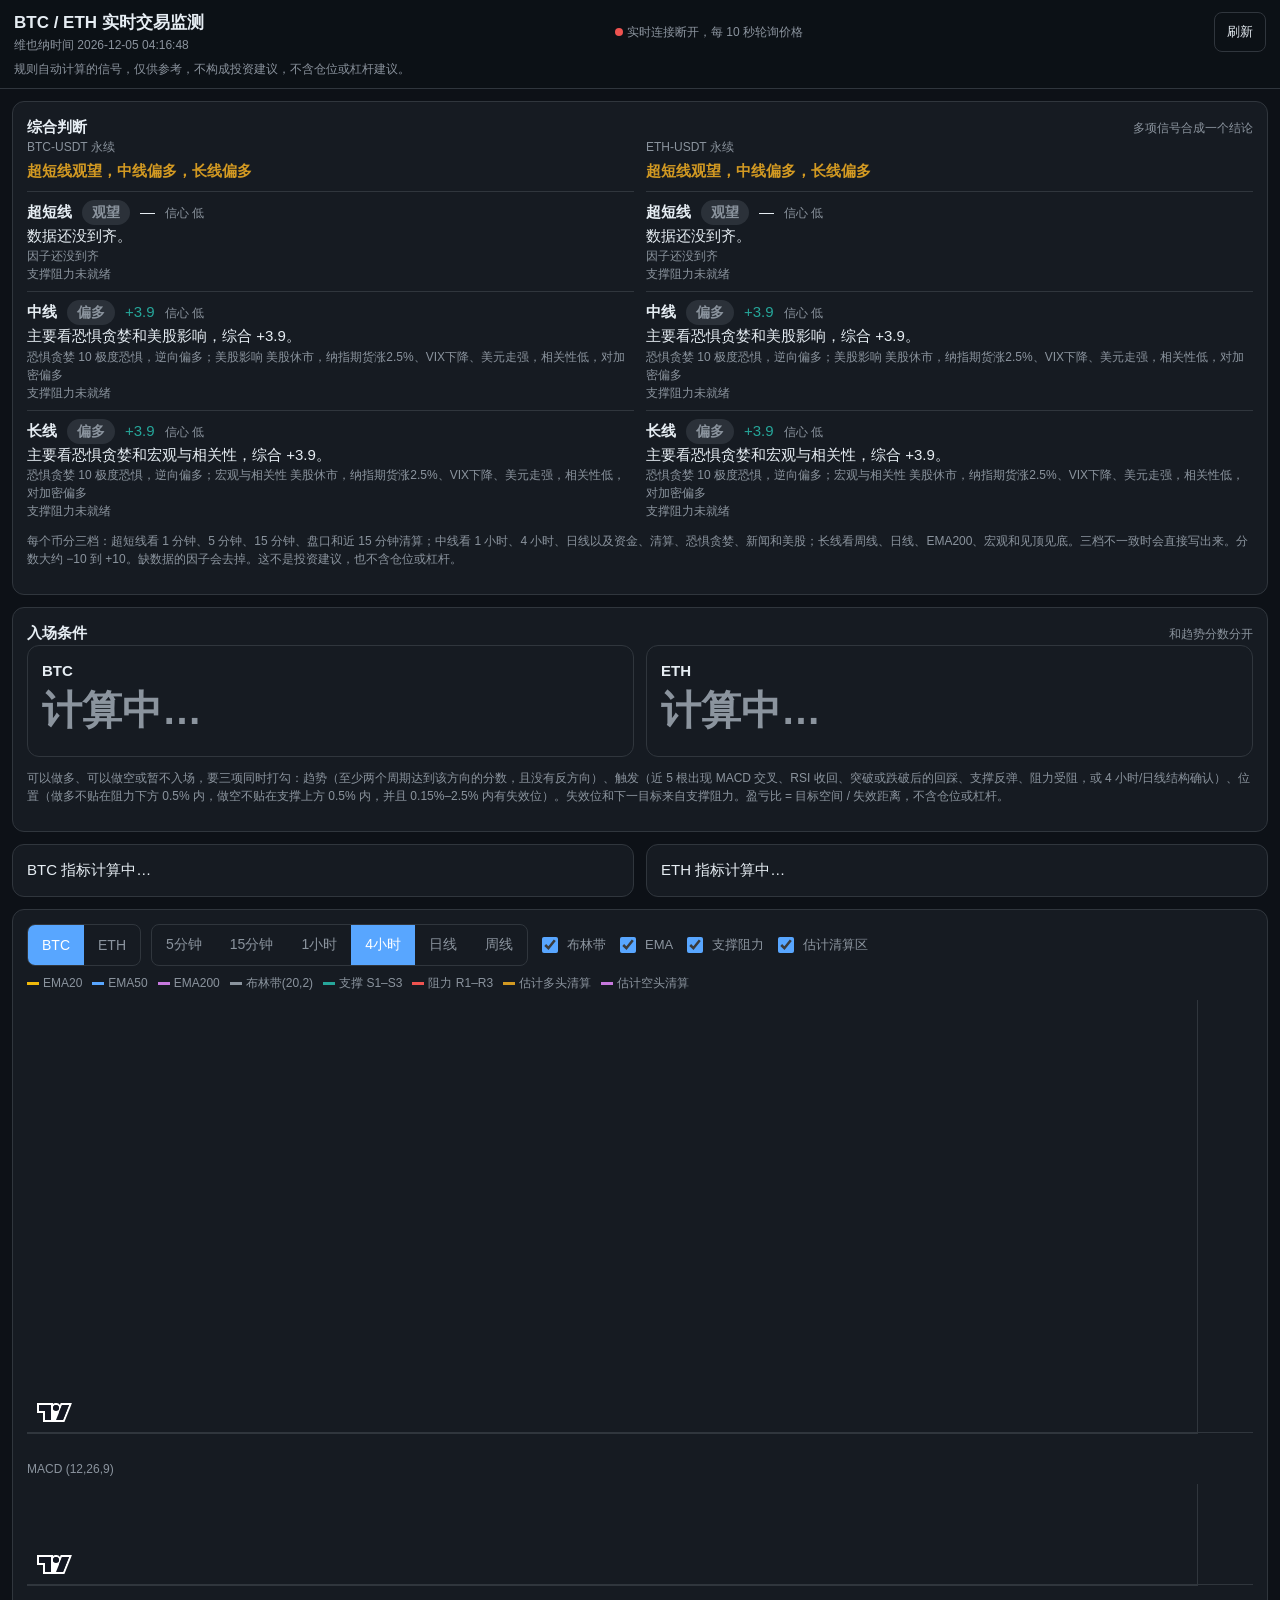
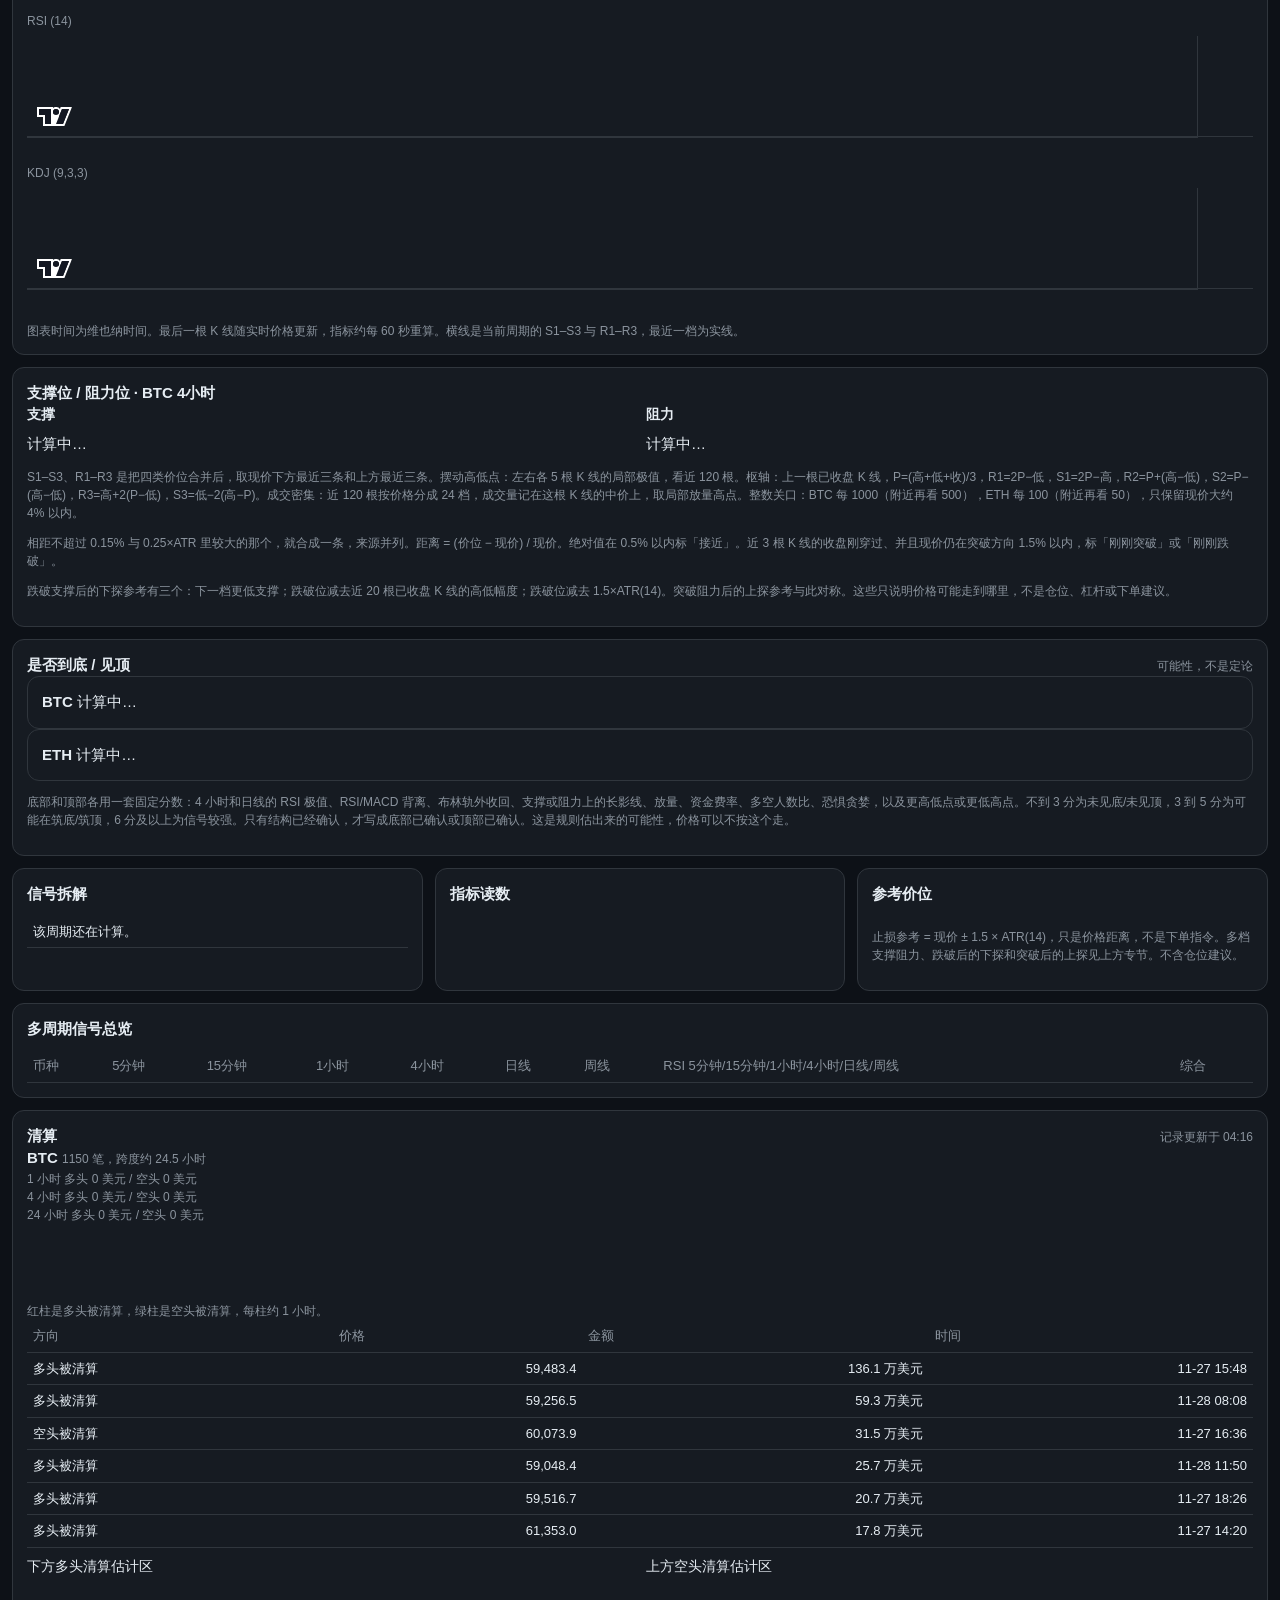
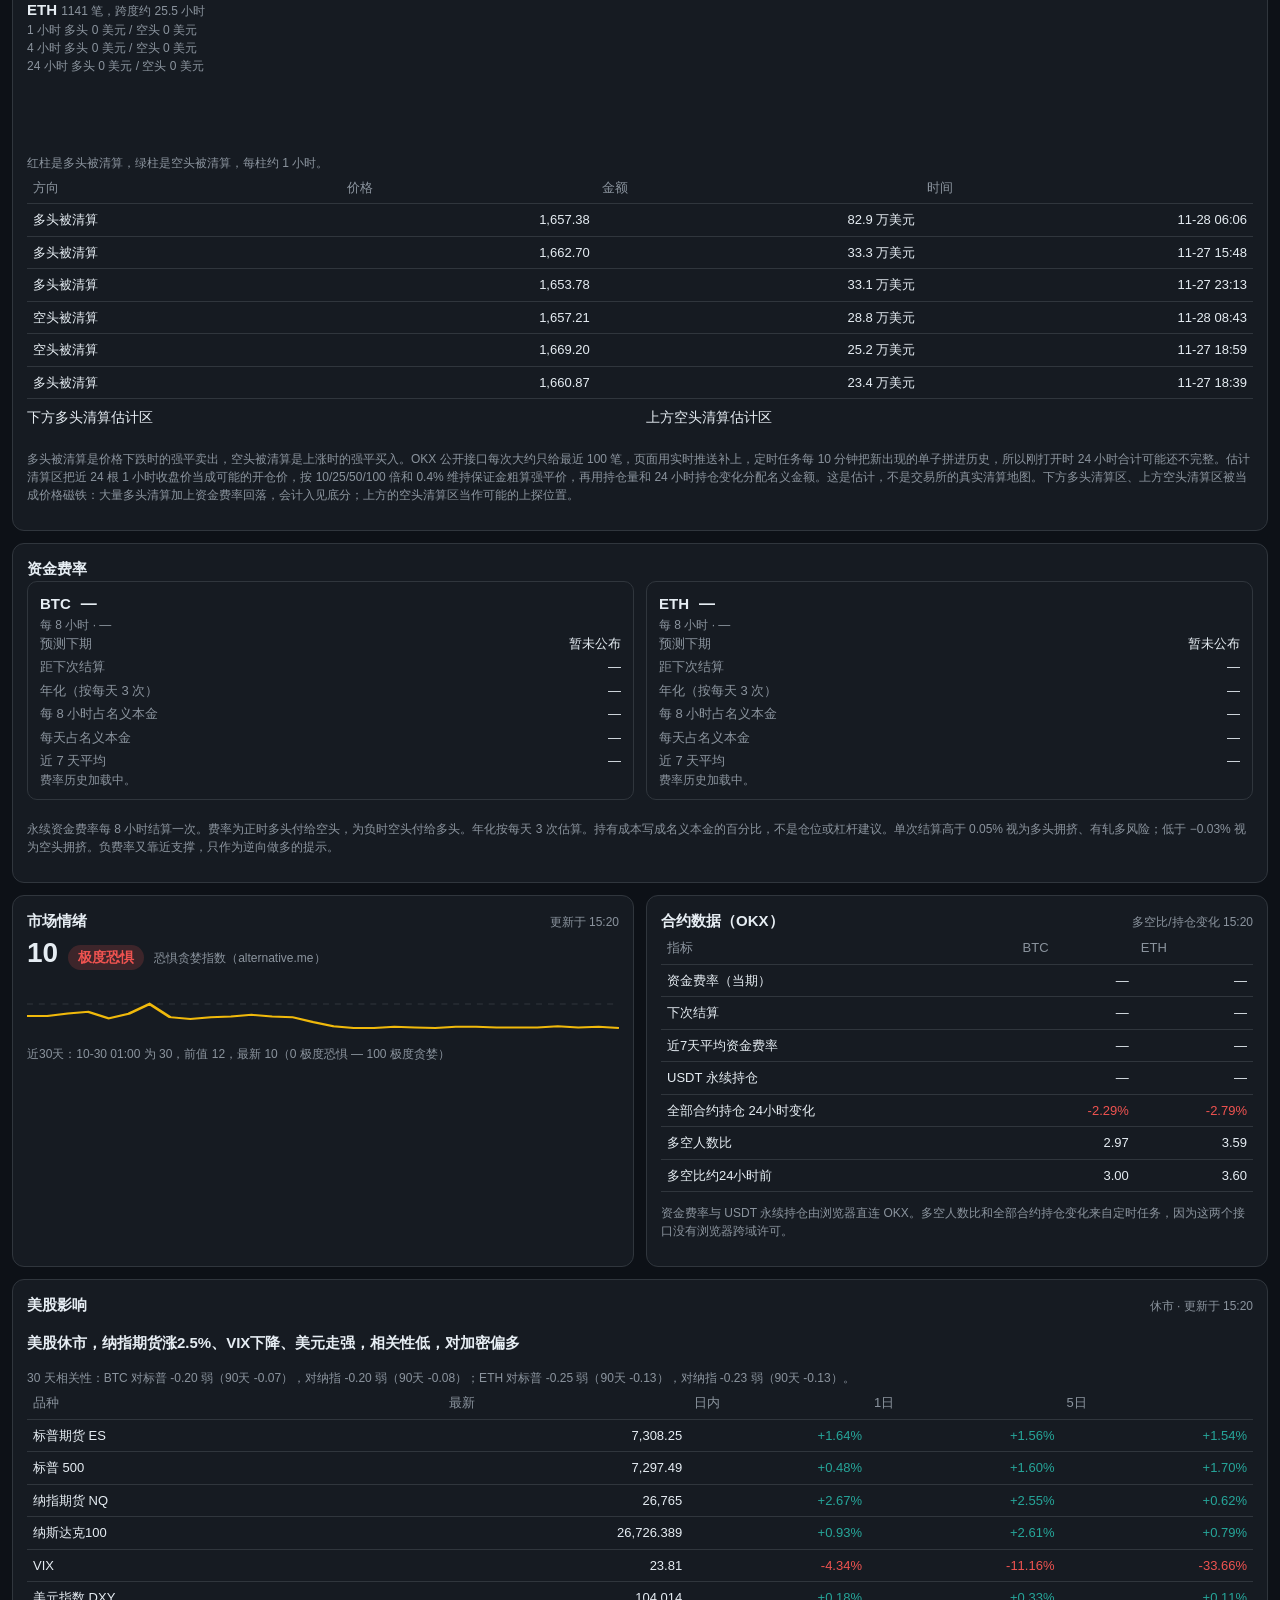
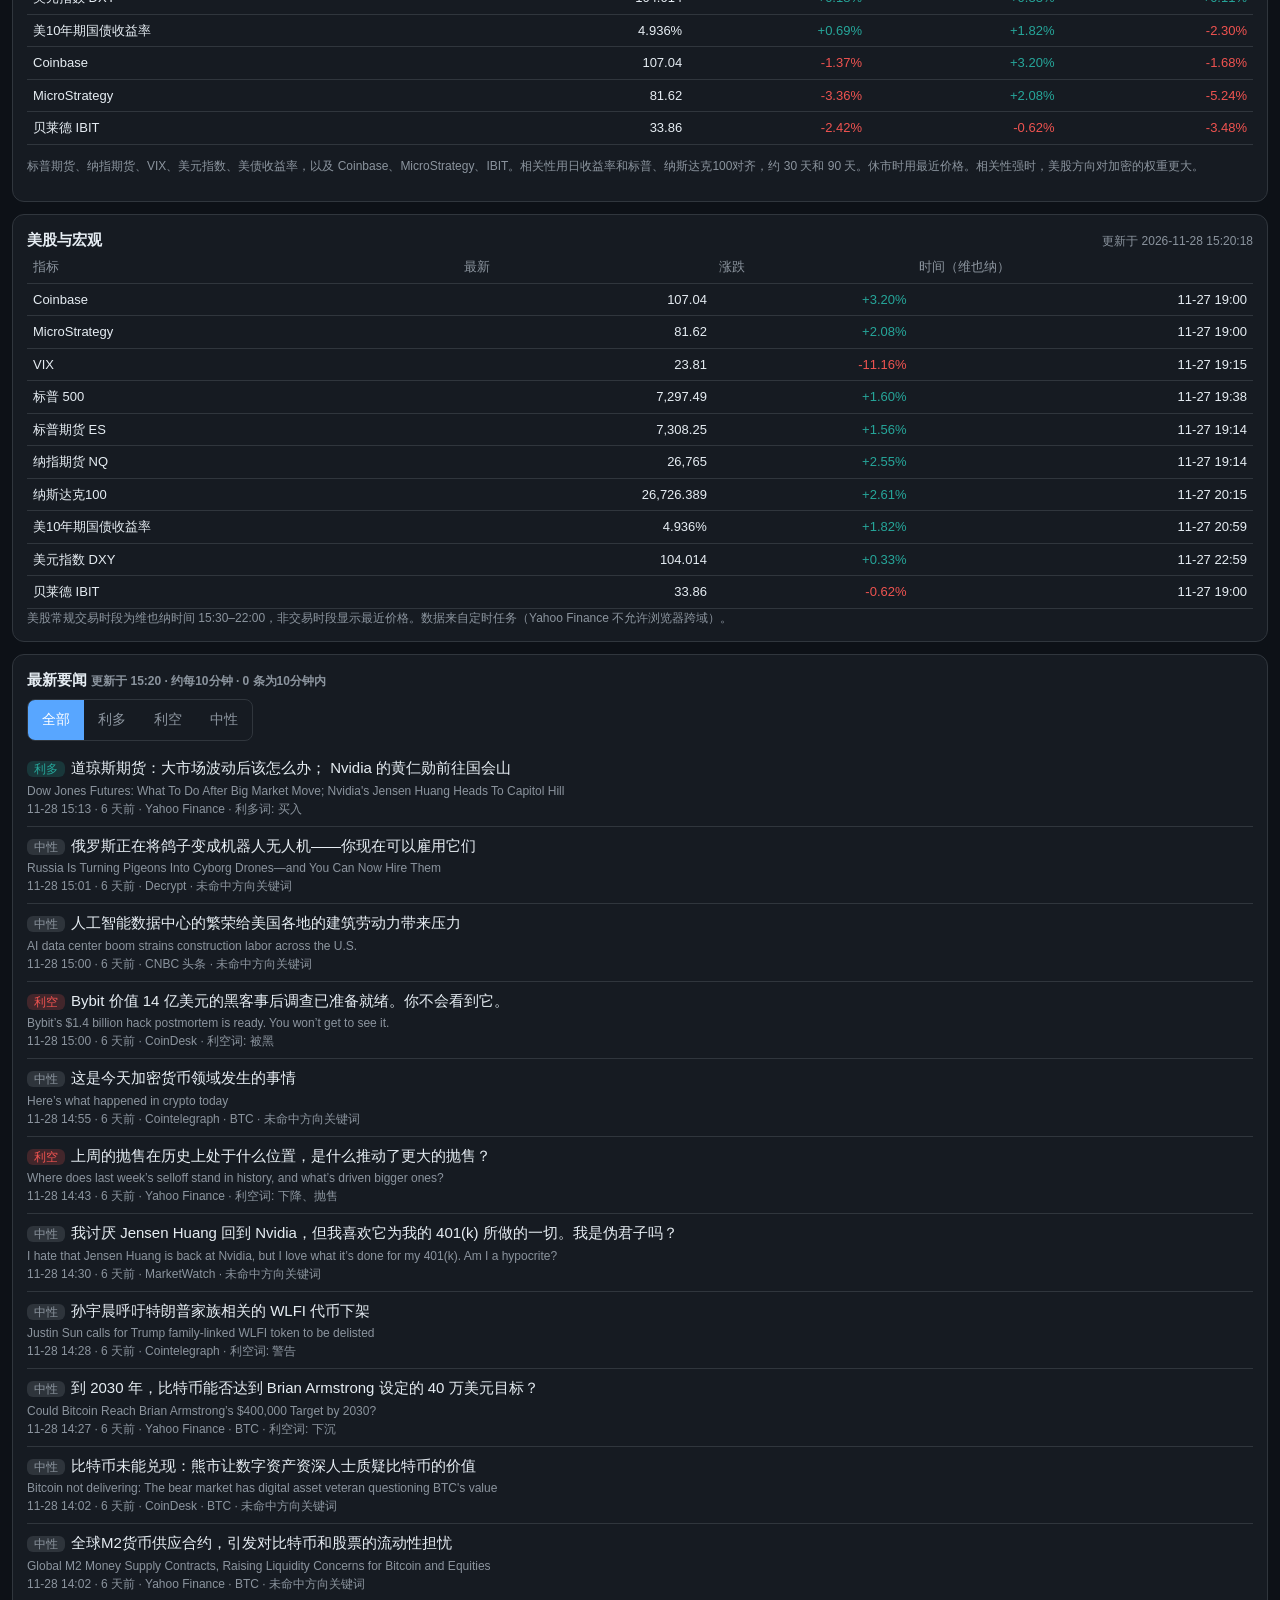
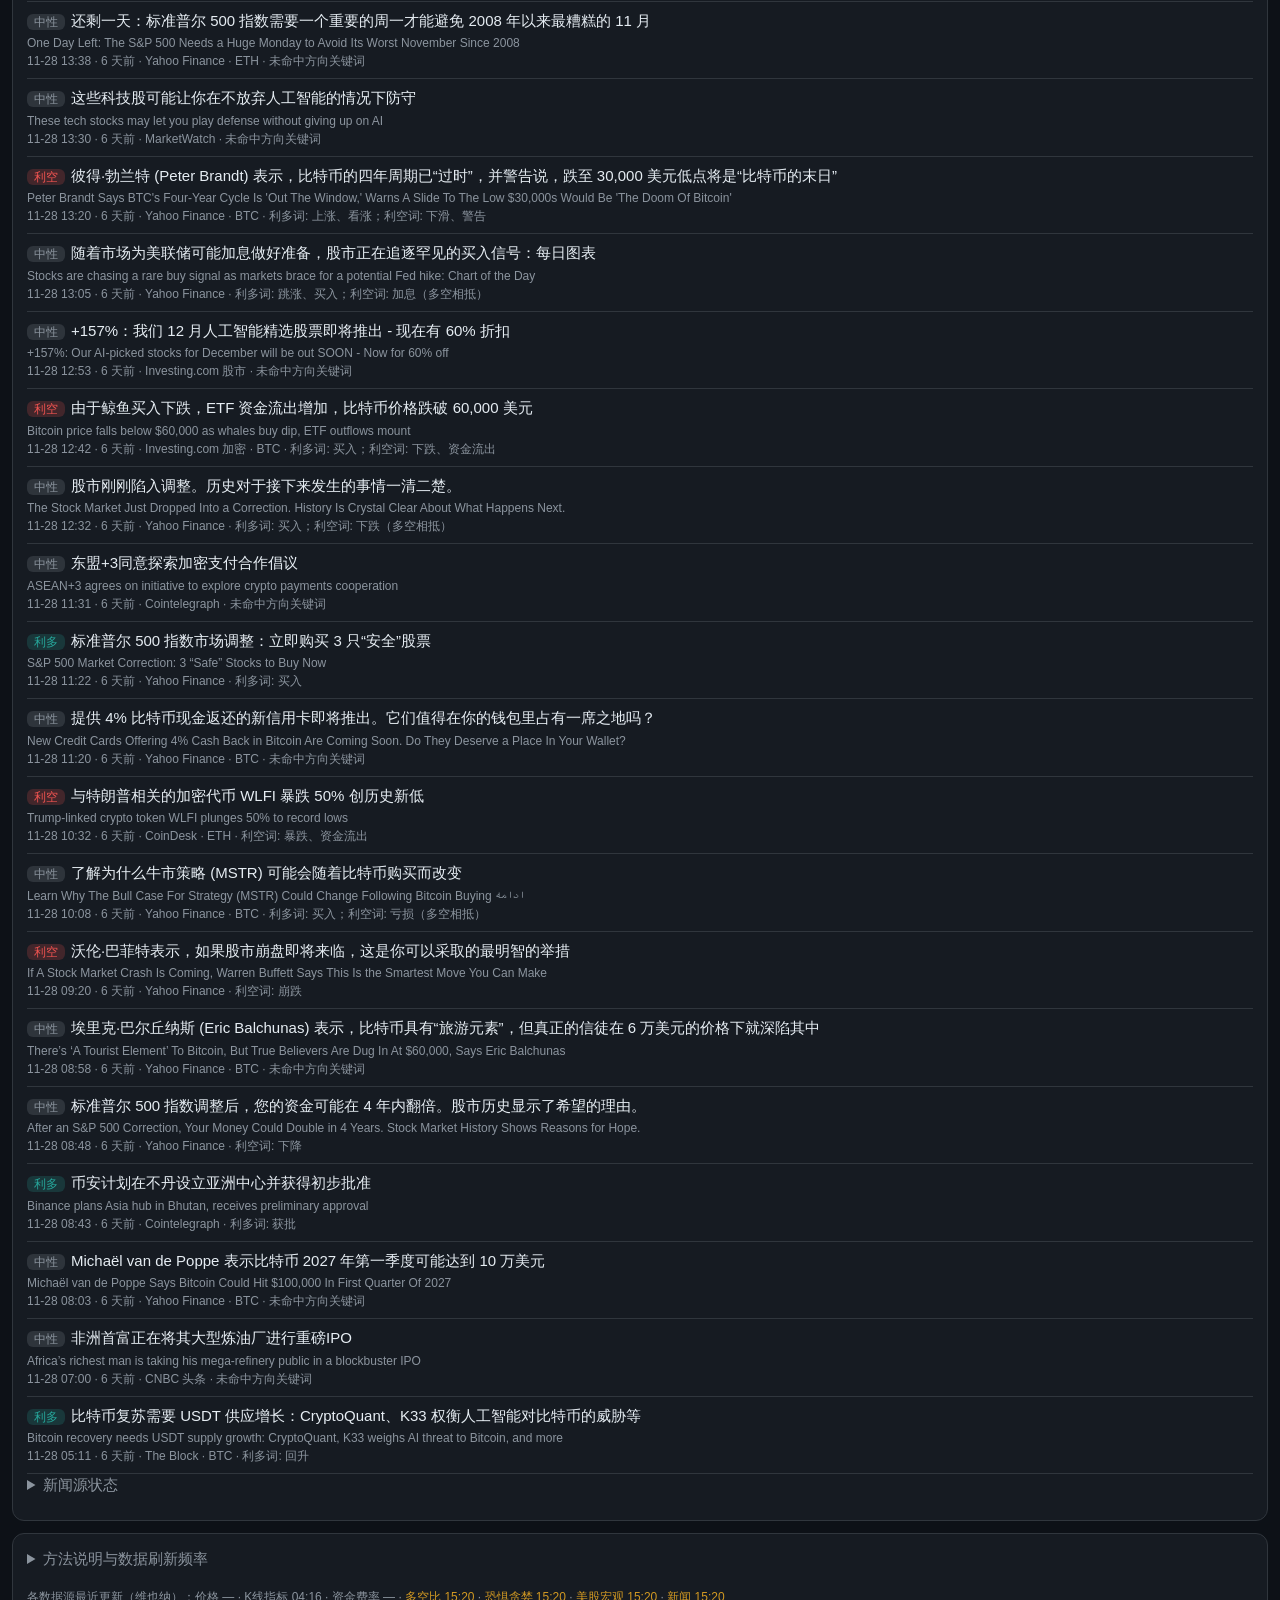
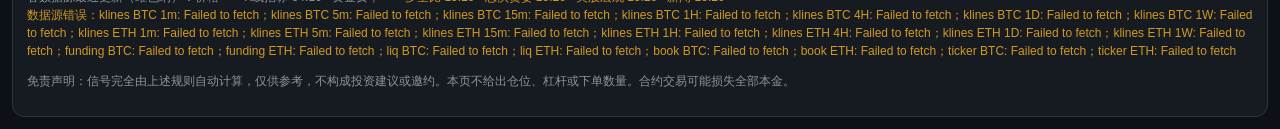
<file: index.html>
<!doctype html>
<html lang="zh-CN">
<head>
<meta charset="utf-8">
<meta name="viewport" content="width=device-width, initial-scale=1, viewport-fit=cover">
<meta name="theme-color" content="#0d1117">
<meta name="description" content="BTC 与 ETH 永续合约实时指标、规则信号、新闻与宏观。仅供参考，不构成投资建议。">
<meta name="apple-mobile-web-app-capable" content="yes">
<meta name="apple-mobile-web-app-status-bar-style" content="black-translucent">
<meta name="apple-mobile-web-app-title" content="交易监测">
<title>BTC / ETH 实时交易监测</title>
<link rel="icon" href="favicon.svg" type="image/svg+xml">
<link rel="manifest" href="site.webmanifest">
<link rel="stylesheet" href="css/style.css">
<script>
if (!/\/$/.test(location.pathname) && !/\.[a-z0-9]+$/i.test(location.pathname)) {
  location.replace(location.pathname + '/' + location.search + location.hash);
}
</script>
</head>
<body>
<header>
  <div>
    <h1>BTC / ETH 实时交易监测</h1>
    <div class="muted" id="clock">维也纳时间 …</div>
  </div>
  <div class="muted"><span class="dot" id="wsdot"></span><span id="wsstat">实时价格连接中</span></div>
  <button type="button" class="ghost" id="btnRefresh">刷新</button>
  <p class="muted disclaimer">规则自动计算的信号，仅供参考，不构成投资建议，不含仓位或杠杆建议。</p>
</header>
<noscript><p class="muted" style="padding:12px">需要启用 JavaScript 才能加载行情。</p></noscript>
<main>
  <section class="card" id="overallCard">
    <div class="card-head">
      <h2>综合判断</h2>
      <span class="muted">多项信号合成一个结论</span>
    </div>
    <div class="grid2" id="overallBody">计算中…</div>
    <p class="muted">每个币分三档：超短线看 1 分钟、5 分钟、15 分钟、盘口和近 15 分钟清算；中线看 1 小时、4 小时、日线以及资金、清算、恐惧贪婪、新闻和美股；长线看周线、日线、EMA200、宏观和见顶见底。三档不一致时会直接写出来。分数大约 −10 到 +10。缺数据的因子会去掉。这不是投资建议，也不含仓位或杠杆。</p>
  </section>

  <section class="card" id="entryCard">
    <div class="card-head">
      <h2>入场条件</h2>
      <span class="muted">和趋势分数分开</span>
    </div>
    <div class="grid2" id="entryBody"><div>计算中…</div></div>
    <p class="muted">可以做多、可以做空或暂不入场，要三项同时打勾：趋势（至少两个周期达到该方向的分数，且没有反方向）、触发（近 5 根出现 MACD 交叉、RSI 收回、突破或跌破后的回踩、支撑反弹、阻力受阻，或 4 小时/日线结构确认）、位置（做多不贴在阻力下方 0.5% 内，做空不贴在支撑上方 0.5% 内，并且 0.15%–2.5% 内有失效位）。失效位和下一目标来自支撑阻力。盈亏比 = 目标空间 / 失效距离，不含仓位或杠杆。</p>
  </section>

  <section class="grid2" id="verdicts">
    <div class="card">正在加载行情…</div>
  </section>

  <section class="card">
    <div class="controls">
      <div class="seg" id="segCoin" role="group" aria-label="币种">
        <button type="button" data-v="BTC" class="on" aria-pressed="true">BTC</button>
        <button type="button" data-v="ETH" aria-pressed="false">ETH</button>
      </div>
      <div class="seg" id="segTf" role="group" aria-label="周期">
        <button type="button" data-v="5m" aria-pressed="false">5分钟</button>
        <button type="button" data-v="15m" aria-pressed="false">15分钟</button>
        <button type="button" data-v="1H" aria-pressed="false">1小时</button>
        <button type="button" data-v="4H" class="on" aria-pressed="true">4小时</button>
        <button type="button" data-v="1D" aria-pressed="false">日线</button>
        <button type="button" data-v="1W" aria-pressed="false">周线</button>
      </div>
      <label><input type="checkbox" id="chkBoll" checked>布林带</label>
      <label><input type="checkbox" id="chkEma" checked>EMA</label>
      <label><input type="checkbox" id="chkSr" checked>支撑阻力</label>
      <label><input type="checkbox" id="chkLiq" checked>估计清算区</label>
    </div>
    <div class="legend">
      <span><i style="background:#f0b90b"></i>EMA20</span>
      <span><i style="background:#58a6ff"></i>EMA50</span>
      <span><i style="background:#c678dd"></i>EMA200</span>
      <span><i style="background:#8b949e"></i>布林带(20,2)</span>
      <span><i style="background:#26a69a"></i>支撑 S1–S3</span>
      <span><i style="background:#ef5350"></i>阻力 R1–R3</span>
      <span><i style="background:#d29922"></i>估计多头清算</span>
      <span><i style="background:#c678dd"></i>估计空头清算</span>
    </div>
    <div id="main" aria-label="K线图"></div>
    <div class="muted" id="paneMacdLbl">MACD (12,26,9)</div><div id="pMacd" class="pane" aria-label="MACD"></div>
    <div class="muted">RSI (14)</div><div id="pRsi" class="pane" aria-label="RSI"></div>
    <div class="muted">KDJ (9,3,3)</div><div id="pKdj" class="pane" aria-label="KDJ"></div>
    <div class="muted" id="chartNote" style="margin-top:6px">图表时间为维也纳时间。最后一根 K 线随实时价格更新，指标约每 60 秒重算。横线是当前周期的 S1–S3 与 R1–R3，最近一档为实线。</div>
  </section>

  <section class="card" id="srCard">
    <div class="card-head">
      <h2 id="srTitle">支撑位 / 阻力位</h2>
      <span class="muted" id="srMeta"></span>
    </div>
    <div class="sr-flags" id="srFlags"></div>
    <div class="grid2">
      <div>
        <h3 class="subh">支撑</h3>
        <div id="srSup">计算中…</div>
      </div>
      <div>
        <h3 class="subh">阻力</h3>
        <div id="srRes">计算中…</div>
      </div>
    </div>
    <div class="muted" style="margin-top:8px">
      <p>S1–S3、R1–R3 是把四类价位合并后，取现价下方最近三条和上方最近三条。摆动高低点：左右各 5 根 K 线的局部极值，看近 120 根。枢轴：上一根已收盘 K 线，P=(高+低+收)/3，R1=2P−低，S1=2P−高，R2=P+(高−低)，S2=P−(高−低)，R3=高+2(P−低)，S3=低−2(高−P)。成交密集：近 120 根按价格分成 24 档，成交量记在这根 K 线的中价上，取局部放量高点。整数关口：BTC 每 1000（附近再看 500），ETH 每 100（附近再看 50），只保留现价大约 4% 以内。</p>
      <p>相距不超过 0.15% 与 0.25×ATR 里较大的那个，就合成一条，来源并列。距离 = (价位 − 现价) / 现价。绝对值在 0.5% 以内标「接近」。近 3 根 K 线的收盘刚穿过、并且现价仍在突破方向 1.5% 以内，标「刚刚突破」或「刚刚跌破」。</p>
      <p>跌破支撑后的下探参考有三个：下一档更低支撑；跌破位减去近 20 根已收盘 K 线的高低幅度；跌破位减去 1.5×ATR(14)。突破阻力后的上探参考与此对称。这些只说明价格可能走到哪里，不是仓位、杠杆或下单建议。</p>
    </div>
  </section>

  <section class="card" id="extremeCard">
    <div class="card-head">
      <h2>是否到底 / 见顶</h2>
      <span class="muted">可能性，不是定论</span>
    </div>
    <div id="extremeBody">计算中…</div>
    <p class="muted">底部和顶部各用一套固定分数：4 小时和日线的 RSI 极值、RSI/MACD 背离、布林轨外收回、支撑或阻力上的长影线、放量、资金费率、多空人数比、恐惧贪婪，以及更高低点或更低高点。不到 3 分为未见底/未见顶，3 到 5 分为可能在筑底/筑顶，6 分及以上为信号较强。只有结构已经确认，才写成底部已确认或顶部已确认。这是规则估出来的可能性，价格可以不按这个走。</p>
  </section>

  <section class="grid3">
    <div class="card"><h2 id="bdTitle">信号拆解</h2><div class="scroll"><table id="bdTable"></table></div></div>
    <div class="card"><h2>指标读数</h2><div class="kv" id="indKv"></div></div>
    <div class="card">
      <h2>参考价位</h2>
      <div class="kv" id="lvKv"></div>
      <p class="muted">止损参考 = 现价 ± 1.5 × ATR(14)，只是价格距离，不是下单指令。多档支撑阻力、跌破后的下探和突破后的上探见上方专节。不含仓位建议。</p>
    </div>
  </section>

  <section class="card">
    <h2>多周期信号总览</h2>
    <div class="scroll"><table id="mtfTable"></table></div>
  </section>

  <section class="card" id="liqCard">
    <div class="card-head">
      <h2>清算</h2>
      <span class="muted" id="liqMeta"></span>
    </div>
    <div id="liqBody">加载中…</div>
    <p class="muted">多头被清算是价格下跌时的强平卖出，空头被清算是上涨时的强平买入。OKX 公开接口每次大约只给最近 100 笔，页面用实时推送补上，定时任务每 10 分钟把新出现的单子拼进历史，所以刚打开时 24 小时合计可能还不完整。估计清算区把近 24 根 1 小时收盘价当成可能的开仓价，按 10/25/50/100 倍和 0.4% 维持保证金粗算强平价，再用持仓量和 24 小时持仓变化分配名义金额。这是估计，不是交易所的真实清算地图。下方多头清算区、上方空头清算区被当成价格磁铁：大量多头清算加上资金费率回落，会计入见底分；上方的空头清算区当作可能的上探位置。</p>
  </section>

  <section class="card" id="fundCard">
    <div class="card-head">
      <h2>资金费率</h2>
      <span class="muted" id="fundMeta"></span>
    </div>
    <div class="grid2" id="fundBody">加载中…</div>
    <p class="muted">永续资金费率每 8 小时结算一次。费率为正时多头付给空头，为负时空头付给多头。年化按每天 3 次估算。持有成本写成名义本金的百分比，不是仓位或杠杆建议。单次结算高于 0.05% 视为多头拥挤、有轧多风险；低于 −0.03% 视为空头拥挤。负费率又靠近支撑，只作为逆向做多的提示。</p>
  </section>

  <section class="grid2">
    <div class="card">
      <div class="card-head"><h2>市场情绪</h2><span class="muted" id="fngTime"></span></div>
      <div id="fngBox">加载中…</div>
    </div>
    <div class="card">
      <div class="card-head"><h2>合约数据（OKX）</h2><span class="muted" id="derTime"></span></div>
      <div class="scroll"><table id="derTable"></table></div>
      <p class="muted" id="derNote"></p>
    </div>
  </section>

  <section class="card" id="usCard">
    <div class="card-head">
      <h2>美股影响</h2>
      <span class="muted" id="usMeta"></span>
    </div>
    <div id="usBody">加载中…</div>
    <p class="muted">标普期货、纳指期货、VIX、美元指数、美债收益率，以及 Coinbase、MicroStrategy、IBIT。相关性用日收益率和标普、纳斯达克100对齐，约 30 天和 90 天。休市时用最近价格。相关性强时，美股方向对加密的权重更大。</p>
  </section>

  <section class="card">
    <div class="card-head"><h2>美股与宏观</h2><span class="muted" id="macroTime"></span></div>
    <div class="scroll"><table id="macroTable"></table></div>
    <div class="muted">美股常规交易时段为维也纳时间 15:30–22:00，非交易时段显示最近价格。数据来自定时任务（Yahoo Finance 不允许浏览器跨域）。</div>
  </section>

  <section class="card">
    <div class="card-head">
      <h2>最新要闻 <span class="muted" id="newsMeta"></span></h2>
    </div>
    <div class="controls" style="margin:8px 0">
      <div class="seg" id="newsFilter" role="group" aria-label="新闻筛选">
        <button type="button" data-v="all" class="on" aria-pressed="true">全部</button>
        <button type="button" data-v="利多" aria-pressed="false">利多</button>
        <button type="button" data-v="利空" aria-pressed="false">利空</button>
        <button type="button" data-v="中性" aria-pressed="false">中性</button>
      </div>
    </div>
    <div class="muted" id="newsTilt"></div>
    <ul class="news" id="newsList"></ul>
    <details>
      <summary>新闻源状态</summary>
      <div class="muted" id="newsSrc"></div>
    </details>
  </section>

  <section class="card">
    <details>
      <summary>方法说明与数据刷新频率</summary>
      <div class="muted" style="margin-top:8px">
        <p>单周期技术分（约 ±10）：EMA20/50/200 排列 ±2；价格对 EMA200 ±1；价格对 EMA20 ±1；MACD（DIF 与 DEA 位置、柱体方向）±2；RSI ±1（≥70 或 ≤30 反向计分）；KDJ ±1（J&gt;100 或 &lt;0 反向计分）；布林带位置 ±1（突破上下轨反向计分）；放量方向 ±1。</p>
        <p>综合分在 15 分钟数据齐了的时候是 15 分钟×0.1 + 1 小时×0.2 + 4 小时×0.3 + 日线×0.4。15 分钟还没到时仍用 1 小时×0.2 + 4 小时×0.3 + 日线×0.5，不挡住综合分。然后再加情绪调整（最多 ±3：恐惧贪婪 ≤20 加 1、≥80 减 1；资金费率 &gt;0.03% 减 1、&lt;0 加 1；多空人数比 &gt;2.5 减 1、&lt;0.8 加 1）和新闻调整（最多 ±2：近 12 小时相关新闻里，利多条数减利空条数 ≥3 加 1、≥6 加 2，反之亦然）。</p>
        <p>结论：≥6 强烈做多，≥3 做多，介于 −3 与 3 之间为观望，≤−3 做空，≤−6 强烈做空。</p>
        <p>新闻标签按关键词规则判断（标题命中计 2 分、摘要计 1 分，差值 ≥2 定方向）。标题为原文英文，判断可能出错。</p>
        <p>刷新：实时价格走 OKX 公共 WebSocket（wss://ws.okx.com:8443，失败则改走 443 端口，再失败则每 10 秒用 REST 轮询）。K 线与指标每 60 秒重算。资金费率与当前永续持仓每 3 分钟。多空人数比、全市场持仓 24 小时变化、新闻、恐惧贪婪、美股宏观由 GitHub Actions 每 10 分钟抓取（计划任务可能再延迟几分钟），仅在内容变化时提交。页面大约每分钟重新读取这些 JSON。</p>
        <p>OKX 的 K 线、行情、资金费率、当前持仓允许浏览器跨域；多空比与持仓历史接口不返回跨域头，所以改由定时任务写入。</p>
        <p>支撑阻力的合并规则、接近和刚突破的判定，以及跌破/突破后的价格参考，写在「支撑位 / 阻力位」一节，不进入趋势分数。入场条件另外要求趋势、触发和位置同时成立。见顶见底是独立的可能性分数。多头清算瀑布加上资金费率回落会计入见底；资金费率高于 0.05% 或空头清算配合高费率会计入见顶。估计清算区只标位置，不改变趋势分数。</p>
      </div>
    </details>
    <div class="muted" id="updTimes" style="margin-top:8px"></div>
    <div class="muted warn" id="errs"></div>
    <p class="muted">免责声明：信号完全由上述规则自动计算，仅供参考，不构成投资建议或邀约。本页不给出仓位、杠杆或下单数量。合约交易可能损失全部本金。</p>
  </section>
</main>
<script src="js/lightweight-charts.standalone.production.js"></script>
<script src="js/indicators.js"></script>
<script src="js/app.js"></script>
</body>
</html>
</file>
<file: css/style.css>
:root {
  color-scheme: dark;
  --bg: #0d1117;
  --card: #161b22;
  --line: #30363d;
  --tx: #e6edf3;
  --tx2: #8b949e;
  --up: #26a69a;
  --down: #ef5350;
  --warn: #d29922;
  --acc: #58a6ff;
}
* { box-sizing: border-box; }
html, body { margin: 0; background: var(--bg); color: var(--tx); }
body {
  font: 15px/1.5 -apple-system, BlinkMacSystemFont, "PingFang SC", "Noto Sans SC", "Microsoft YaHei", sans-serif;
  padding-bottom: env(safe-area-inset-bottom);
}
header {
  position: sticky;
  top: 0;
  z-index: 10;
  background: rgba(13, 17, 23, .94);
  border-bottom: 1px solid var(--line);
  padding: calc(10px + env(safe-area-inset-top)) 14px 10px;
  display: flex;
  flex-wrap: wrap;
  gap: 6px 12px;
  align-items: center;
  justify-content: space-between;
  backdrop-filter: blur(8px);
}
h1 { font-size: 17px; margin: 0; font-weight: 650; }
h2 { font-size: 15px; margin: 0 0 10px; font-weight: 650; }
.muted { color: var(--tx2); font-size: 12px; }
.disclaimer { flex-basis: 100%; margin: 0; }
main {
  max-width: 1280px;
  margin: 0 auto;
  padding: 12px;
  display: grid;
  gap: 12px;
}
.card {
  background: var(--card);
  border: 1px solid var(--line);
  border-radius: 12px;
  padding: 14px;
}
.grid2, .grid3 { display: grid; gap: 12px; grid-template-columns: 1fr; }
@media (min-width: 860px) {
  .grid2 { grid-template-columns: 1fr 1fr; }
  .grid3 { grid-template-columns: 1fr 1fr 1fr; }
}
.verdict { display: flex; flex-direction: column; gap: 6px; }
.vrow { display: flex; flex-wrap: wrap; align-items: baseline; gap: 8px 10px; }
.price { font-size: clamp(22px, 6vw, 28px); font-weight: 650; font-variant-numeric: tabular-nums; }
.sig {
  display: inline-block;
  padding: 2px 10px;
  border-radius: 999px;
  font-weight: 650;
  font-size: 14px;
}
.s-up { background: rgba(38, 166, 154, .18); color: var(--up); }
.s-down { background: rgba(239, 83, 80, .18); color: var(--down); }
.s-flat { background: rgba(139, 148, 158, .18); color: var(--tx2); }
.up { color: var(--up); }
.down { color: var(--down); }
.seg {
  display: inline-flex;
  flex-wrap: wrap;
  border: 1px solid var(--line);
  border-radius: 8px;
  overflow: hidden;
}
.seg button {
  background: transparent;
  color: var(--tx2);
  border: 0;
  padding: 8px 14px;
  min-height: 40px;
  font-size: 14px;
  cursor: pointer;
}
.seg button.on { background: var(--acc); color: #fff; }
.seg button:focus-visible, button:focus-visible { outline: 2px solid var(--acc); outline-offset: 2px; }
.controls { display: flex; flex-wrap: wrap; gap: 10px; align-items: center; }
.controls label { color: var(--tx2); font-size: 13px; display: flex; gap: 6px; align-items: center; min-height: 40px; }
input[type="checkbox"] { accent-color: var(--acc); width: 16px; height: 16px; }
#main { height: 320px; }
.pane { height: 100px; margin-top: 6px; }
@media (min-width: 860px) {
  #main { height: 460px; }
  .pane { height: 128px; }
}
.legend { display: flex; flex-wrap: wrap; gap: 10px; font-size: 12px; color: var(--tx2); margin: 8px 0; }
.legend i { display: inline-block; width: 12px; height: 3px; margin-right: 4px; vertical-align: middle; }
table { width: 100%; border-collapse: collapse; font-size: 13px; }
th, td { padding: 6px; border-bottom: 1px solid var(--line); text-align: left; vertical-align: top; }
th { color: var(--tx2); font-weight: 500; }
td.n { text-align: right; font-variant-numeric: tabular-nums; white-space: nowrap; }
.scroll { overflow-x: auto; -webkit-overflow-scrolling: touch; }
.news { list-style: none; margin: 0; padding: 0; }
.news li { padding: 8px 0; border-bottom: 1px solid var(--line); }
.news li.new { background: rgba(88, 166, 255, .10); border-left: 3px solid var(--acc); padding-left: 8px; border-radius: 4px; }
.news a { color: var(--tx); text-decoration: none; overflow-wrap: anywhere; }
.news a:hover { text-decoration: underline; }
.tag { font-size: 12px; padding: 1px 7px; border-radius: 6px; margin-right: 6px; white-space: nowrap; }
.t-bull { background: rgba(38, 166, 154, .2); color: var(--up); }
.t-bear { background: rgba(239, 83, 80, .2); color: var(--down); }
.t-neu { background: rgba(139, 148, 158, .2); color: var(--tx2); }
.badge-new { font-size: 11px; background: var(--acc); color: #fff; border-radius: 4px; padding: 0 5px; margin-left: 6px; }
.kv { display: grid; grid-template-columns: auto 1fr; gap: 4px 12px; font-size: 13px; }
.kv div:nth-child(odd) { color: var(--tx2); }
.kv div:nth-child(even) { text-align: right; font-variant-numeric: tabular-nums; overflow-wrap: anywhere; }
.warn { color: var(--warn); }
details summary { cursor: pointer; color: var(--tx2); min-height: 32px; }
.dot { display: inline-block; width: 8px; height: 8px; border-radius: 50%; background: var(--tx2); margin-right: 4px; }
.dot.ok { background: var(--up); }
.dot.bad { background: var(--down); }
.ghost {
  background: transparent;
  color: var(--tx);
  border: 1px solid var(--line);
  border-radius: 8px;
  min-height: 40px;
  padding: 6px 12px;
  cursor: pointer;
}
.card-head { display: flex; flex-wrap: wrap; gap: 6px 10px; align-items: baseline; justify-content: space-between; }
.subh { font-size: 14px; margin: 0 0 8px; }
.lv { border: 1px solid var(--line); border-radius: 10px; padding: 10px 12px; margin: 0 0 8px; }
.lv.hot { border-color: #58a6ff; background: rgba(88, 166, 255, .08); }
.lv.broke { border-color: var(--warn); background: rgba(210, 153, 34, .12); }
.lv .px { font-weight: 650; font-variant-numeric: tabular-nums; font-size: 16px; }
.chips { display: flex; flex-wrap: wrap; gap: 4px; }
.chip { font-size: 12px; padding: 1px 7px; border-radius: 6px; background: rgba(139, 148, 158, .2); color: var(--tx2); }
.chip.near { background: rgba(88, 166, 255, .2); color: var(--acc); }
.chip.warn { background: rgba(210, 153, 34, .2); color: var(--warn); }
.sr-flags { display: flex; flex-wrap: wrap; gap: 6px; margin: 0 0 10px; }
.sr-flags:empty { display: none; }
.entry-word { font-size: clamp(28px, 8vw, 40px); font-weight: 750; line-height: 1.2; margin: 4px 0 8px; }
.chk { display: flex; gap: 8px; align-items: flex-start; padding: 3px 0; }
.mark { width: 1.2em; flex: none; font-weight: 750; }
.mark.ok { color: var(--up); }
.mark.no { color: var(--down); }
.ex-label { font-size: clamp(20px, 5vw, 26px); font-weight: 750; margin: 0 0 6px; }
.orig { color: var(--tx2); font-size: 12px; margin-top: 2px; }
.hz { border-top: 1px solid var(--line); margin-top: 8px; padding-top: 8px; }
.card-head h2 { margin: 0; }
svg text { fill: var(--tx2); font-size: 10px; }
::selection { background: #1f6feb; color: #fff; }
</file>
